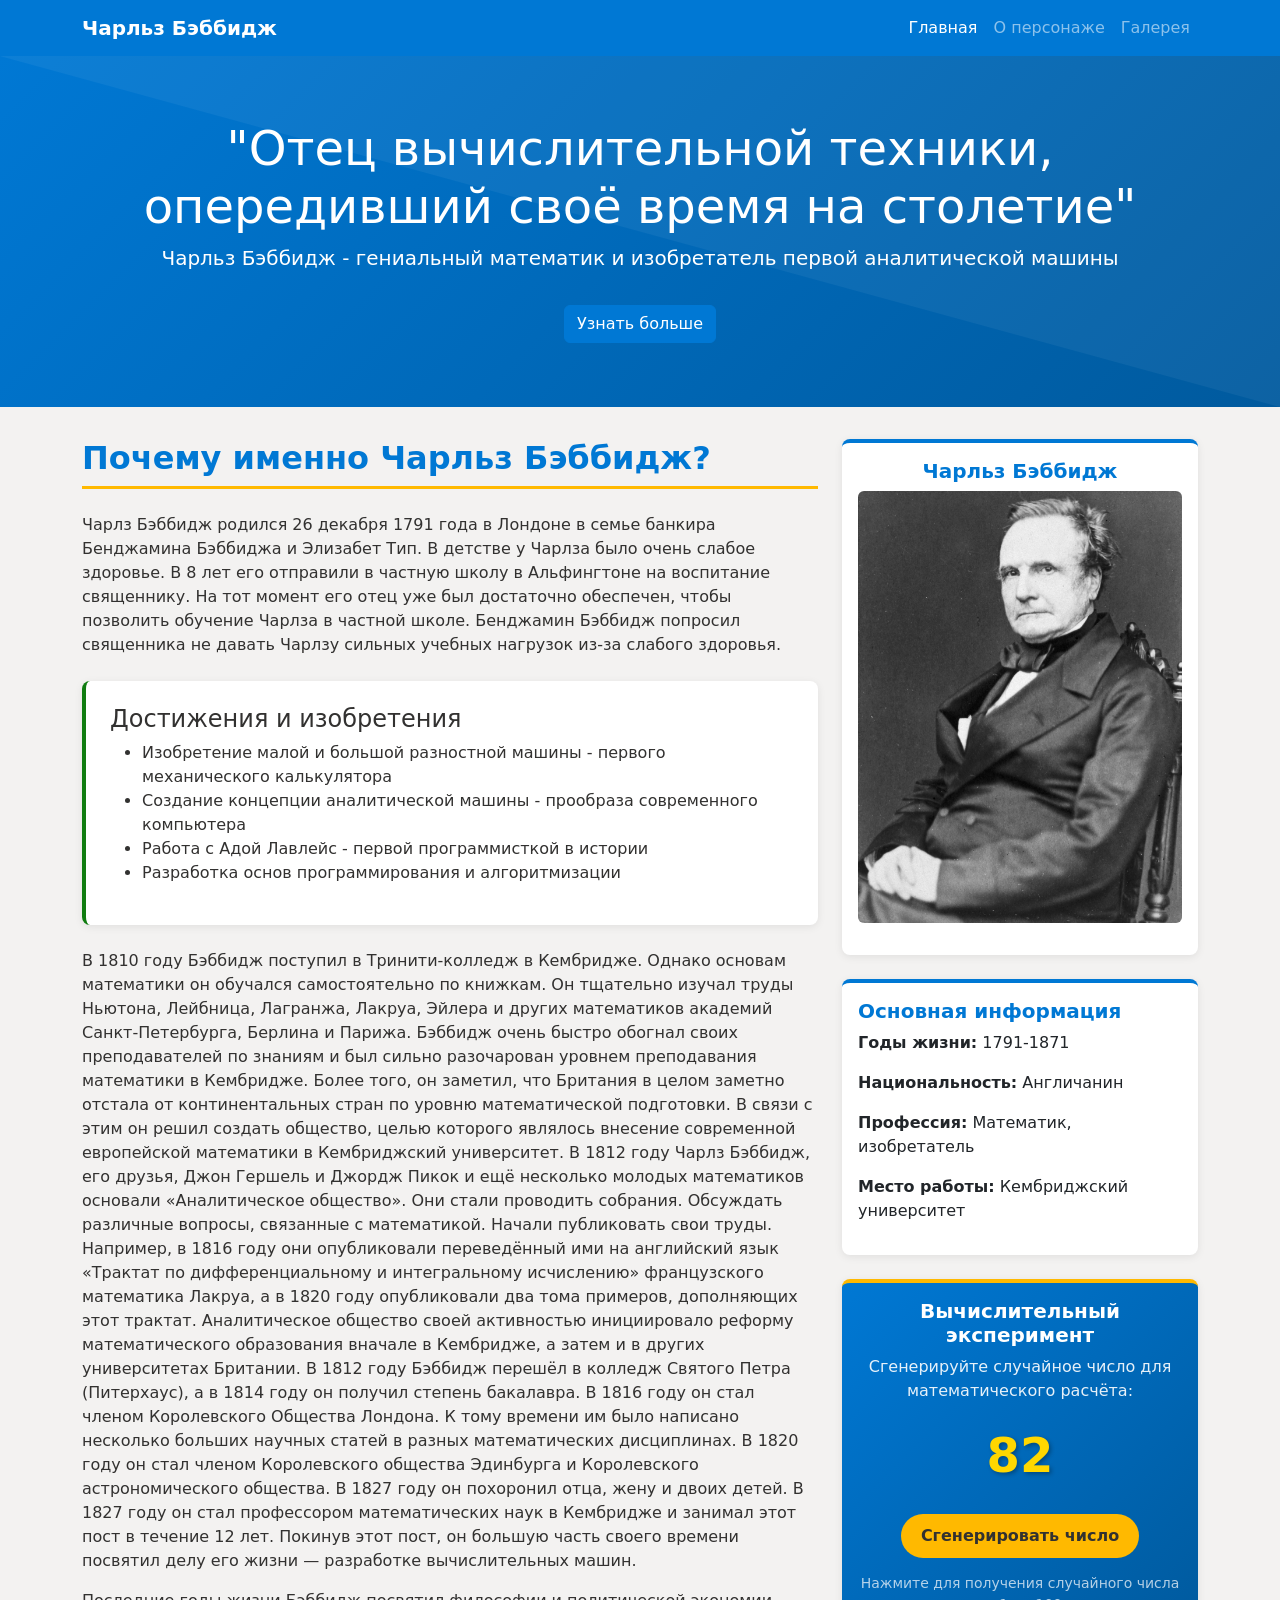
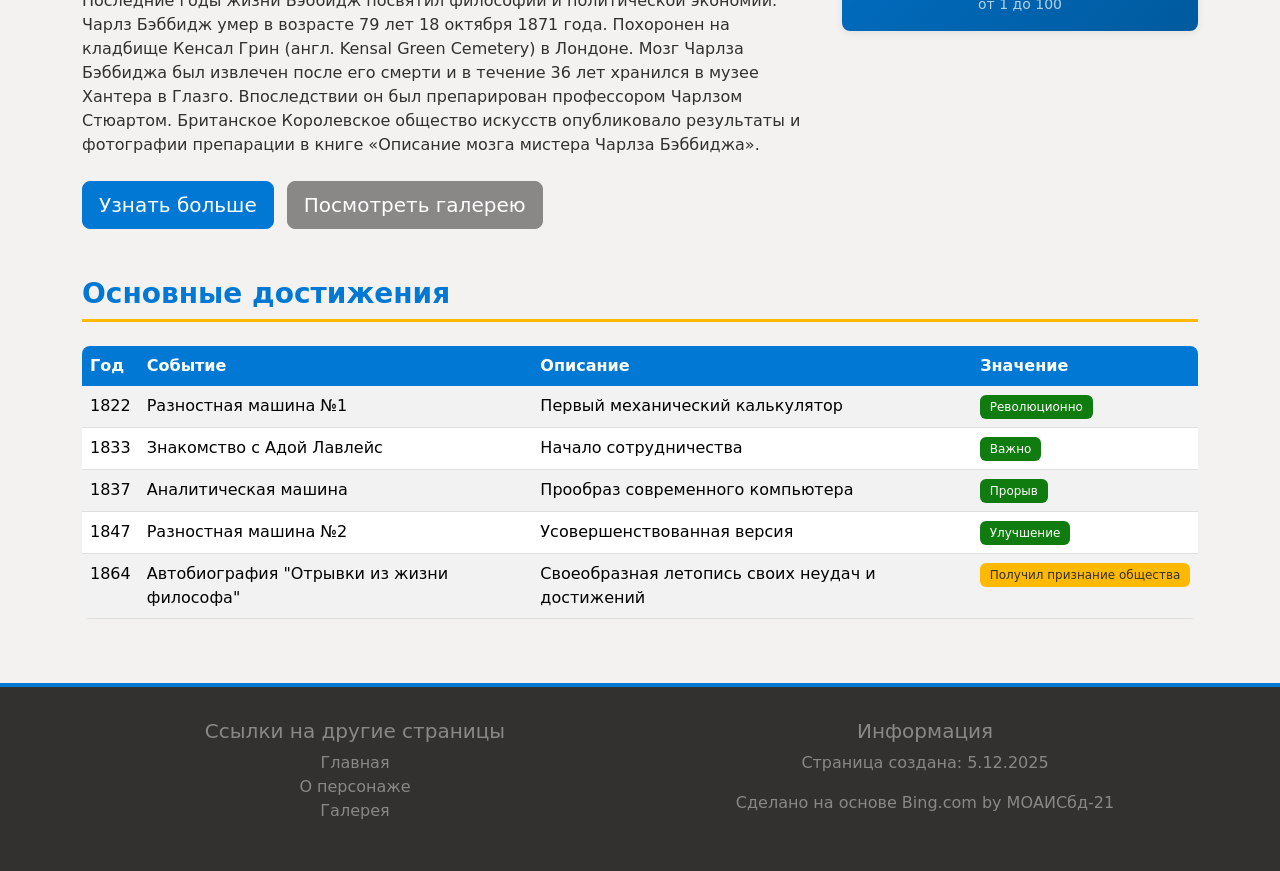
<file: index.html>
<!DOCTYPE html>
<html lang="ru">
<head>
    <meta charset="UTF-8">
    <meta name="viewport" content="width=device-width, initial-scale=1.0">
    <title>Всё о Чарльзе Бэббидже</title>
    <link href="https://cdn.jsdelivr.net/npm/bootstrap@5.3.2/dist/css/bootstrap.min.css" rel="stylesheet" integrity="sha384-T3c6CoIi6uLrA9TneNEoa7RxnatzjcDSCmG1MXxSR1GAsXEV/Dwwykc2MPK8M2HN" crossorigin="anonymous">
    <link href="style.css" rel="stylesheet">
</head>
<body>
    <nav class="navbar navbar-expand-lg navbar-dark">
        <div class="container">
            <a class="navbar-brand" href="index.html">Чарльз Бэббидж</a>
            <button class="navbar-toggler" type="button" data-bs-toggle="collapse" data-bs-target="#navbarNav">
                <span class="navbar-toggler-icon"></span>
            </button>
            <div class="collapse navbar-collapse" id="navbarNav">
                <ul class="navbar-nav ms-auto">
                    <li class="nav-item">
                        <a class="nav-link active" href="index.html">Главная</a>
                    </li>
                    <li class="nav-item">
                        <a class="nav-link" href="character.html">О персонаже</a>
                    </li>
                    <li class="nav-item">
                        <a class="nav-link" href="images.html">Галерея</a>
                    </li>
                </ul>
            </div>
        </div>
    </nav>

    <div class="jumbotron">
        <div class="container text-center">
            <h1 class="display-5">"Отец вычислительной техники, опередивший своё время на столетие"</h1>
            <p class="lead">Чарльз Бэббидж - гениальный математик и изобретатель первой аналитической машины</p>
            <a href="character.html" class="btn btn-primary mt-3">Узнать больше</a>
        </div>
    </div>

    <div class="container">
        <div class="row">
            <div class="col-md-8">
                <h2 class="section-title">Почему именно Чарльз Бэббидж?</h2>
                <p>Чарлз Бэббидж родился 26 декабря 1791 года в Лондоне в семье банкира Бенджамина Бэббиджа и Элизабет Тип. В детстве у Чарлза было очень слабое здоровье. В 8 лет его отправили в частную школу в Альфингтоне на воспитание священнику. На тот момент его отец уже был достаточно обеспечен, чтобы позволить обучение Чарлза в частной школе. Бенджамин Бэббидж попросил священника не давать Чарлзу сильных учебных нагрузок из-за слабого здоровья.</p>
                
                <div class="feature-box">
                    <h4>Достижения и изобретения</h4>
                    <ul>
                        <li>Изобретение малой и большой разностной машины - первого механического калькулятора</li>
                        <li>Создание концепции аналитической машины - прообраза современного компьютера</li>
                        <li>Работа с Адой Лавлейс - первой программисткой в истории</li>
                        <li>Разработка основ программирования и алгоритмизации</li>
                    </ul>
                </div>
                
                <p>В 1810 году Бэббидж поступил в Тринити-колледж в Кембридже. Однако основам математики он обучался самостоятельно по книжкам. Он тщательно изучал труды Ньютона, Лейбница, Лагранжа, Лакруа, Эйлера и других математиков академий Санкт-Петербурга, Берлина и Парижа. Бэббидж очень быстро обогнал своих преподавателей по знаниям и был сильно разочарован уровнем преподавания математики в Кембридже. Более того, он заметил, что Британия в целом заметно отстала от континентальных стран по уровню математической подготовки.

В связи с этим он решил создать общество, целью которого являлось внесение современной европейской математики в Кембриджский университет. В 1812 году Чарлз Бэббидж, его друзья, Джон Гершель и Джордж Пикок и ещё несколько молодых математиков основали «Аналитическое общество». Они стали проводить собрания. Обсуждать различные вопросы, связанные с математикой. Начали публиковать свои труды. Например, в 1816 году они опубликовали переведённый ими на английский язык «Трактат по дифференциальному и интегральному исчислению» французского математика Лакруа, а в 1820 году опубликовали два тома примеров, дополняющих этот трактат. Аналитическое общество своей активностью инициировало реформу математического образования вначале в Кембридже, а затем и в других университетах Британии.

В 1812 году Бэббидж перешёл в колледж Святого Петра (Питерхаус), а в 1814 году он получил степень бакалавра.

В 1816 году он стал членом Королевского Общества Лондона. К тому времени им было написано несколько больших научных статей в разных математических дисциплинах. В 1820 году он стал членом Королевского общества Эдинбурга и Королевского астрономического общества. В 1827 году он похоронил отца, жену и двоих детей. В 1827 году он стал профессором математических наук в Кембридже и занимал этот пост в течение 12 лет. Покинув этот пост, он большую часть своего времени посвятил делу его жизни — разработке вычислительных машин.</p>
<p>Последние годы жизни Бэббидж посвятил философии и политической экономии.

Чарлз Бэббидж умер в возрасте 79 лет 18 октября 1871 года. Похоронен на кладбище Кенсал Грин (англ. Kensal Green Cemetery) в Лондоне.

Мозг Чарлза Бэббиджа был извлечен после его смерти и в течение 36 лет хранился в музее Хантера в Глазго. Впоследствии он был препарирован профессором Чарлзом Стюартом. Британское Королевское общество искусств опубликовало результаты и фотографии препарации в книге «Описание мозга мистера Чарлза Бэббиджа».</p>
                <div class="mt-4">
                    <a href="character.html" class="btn btn-primary btn-lg">Узнать больше</a>
                    <a href="images.html" class="btn btn-secondary btn-lg ms-2">Посмотреть галерею</a>
                </div>
            </div>
            
            <div class="col-md-4">
                <div class="card">
                    <div class="card-body text-center">
                        <h5 class="card-title">Чарльз Бэббидж</h5>
                        <img src="Babbage1.jpg" class="img-fluid rounded mb-3" alt="Бэббидж">                        
                    </div>
                </div>
                
                <div class="card mt-4">
                    <div class="card-body">
                        <h5 class="card-title">Основная информация</h5>
                        <p><strong>Годы жизни:</strong> 1791-1871</p>
                        <p><strong>Национальность:</strong> Англичанин</p>
                        <p><strong>Профессия:</strong> Математик, изобретатель</p>
                        <p><strong>Место работы:</strong> Кембриджский университет</p>
                    </div>
                </div>

                <!-- ДОБАВЛЕН ГЕНЕРАТОР СЛУЧАЙНЫХ ЧИСЕЛ -->
                <div class="card mt-4 random-generator">
                    <div class="card-body text-center">
                        <h5 class="card-title">Вычислительный эксперимент</h5>
                        <p class="card-text">Сгенерируйте случайное число для математического расчёта:</p>
                        <div class="random-number-container">
                            <p id="random">0</p>
                            <button onclick="generateRandomNumber()" class="btn btn-primary mt-2">Сгенерировать число</button>
                        </div>
                        <small class="text-muted d-block mt-2">Нажмите для получения случайного числа от 1 до 100</small>
                    </div>
                </div>
            </div>
        </div>
        <div class="row mt-5">
            <div class="col-12">
                <h3 class="section-title">Основные достижения</h3>
                <table class="table table-striped table-hover">
                    <thead>
                        <tr>
                            <th>Год</th>
                            <th>Событие</th>
                            <th>Описание</th>
                            <th>Значение</th>
                        </tr>
                    </thead>
                    <tbody>
                        <tr>
                            <td>1822</td>
                            <td>Разностная машина №1</td>
                            <td>Первый механический калькулятор</td>
                            <td><span class="badge bg-success">Революционно</span></td>
                        </tr>
                        <tr>
                            <td>1833</td>
                            <td>Знакомство с Адой Лавлейс</td>
                            <td>Начало сотрудничества</td>
                            <td><span class="badge bg-success">Важно</span></td>
                        </tr>
                        <tr>
                            <td>1837</td>
                            <td>Аналитическая машина</td>
                            <td>Прообраз современного компьютера</td>
                            <td><span class="badge bg-success">Прорыв</span></td>
                        </tr>
                        <tr>
                            <td>1847</td>
                            <td>Разностная машина №2</td>
                            <td>Усовершенствованная версия</td>
                            <td><span class="badge bg-success">Улучшение</span></td>
                        </tr>
                        <tr>
                            <td>1864</td>
                            <td>Автобиография "Отрывки из жизни философа"</td>
                            <td>Своеобразная летопись своих неудач и достижений</td>
                            <td><span class="badge bg-warning">Получил признание общества</span></td>
                        </tr>
                    </tbody>
                </table>
            </div>
        </div>
    </div>

    <footer class="text-center">
        <div class="container">
            <div class="row">
                <div class="col-md-6">
                    <h5>Ссылки на другие страницы</h5>
                    <ul class="list-unstyled">
                        <li><a href="index.html" class="amazon-link">Главная</a></li>
                        <li><a href="character.html" class="amazon-link">О персонаже</a></li>
                        <li><a href="images.html" class="amazon-link">Галерея</a></li>
                    </ul>
                </div>
                <div class="col-md-6">
                    <h5>Информация</h5>
                    <p>Страница создана: 5.12.2025 </span></p>
                    <p>Сделано на основе Bing.com by МОАИСбд-21</p>
                </div>
            </div>
        </div>
    </footer>
    <script src="https://cdn.jsdelivr.net/npm/bootstrap@5.3.2/dist/js/bootstrap.bundle.min.js" integrity="sha384-C6RzsynM9kWDrMNeT87bh95OGNyZPhcTNXj1NW7RuBCsyN/o0jlpcV8Qyq46cDfL" crossorigin="anonymous"></script>
   
    <script>
        function generateRandomNumber() {
            const randomElement = document.getElementById('random');
            const randomNumber = Math.floor(Math.random() * 100) + 1;
            randomElement.textContent = randomNumber;
            
            randomElement.style.transform = 'scale(1.3)';
            randomElement.style.color = '#0078D4';
            randomElement.style.transition = 'all 0.3s';
            
            setTimeout(() => {
                randomElement.style.transform = 'scale(1)';
                randomElement.style.color = '';
            }, 300);
            
            console.log(`Сгенерировано число: ${randomNumber}`);
        }

        document.addEventListener('DOMContentLoaded', function() {
            generateRandomNumber();

        });
    </script>
</body>
</html>
</file>
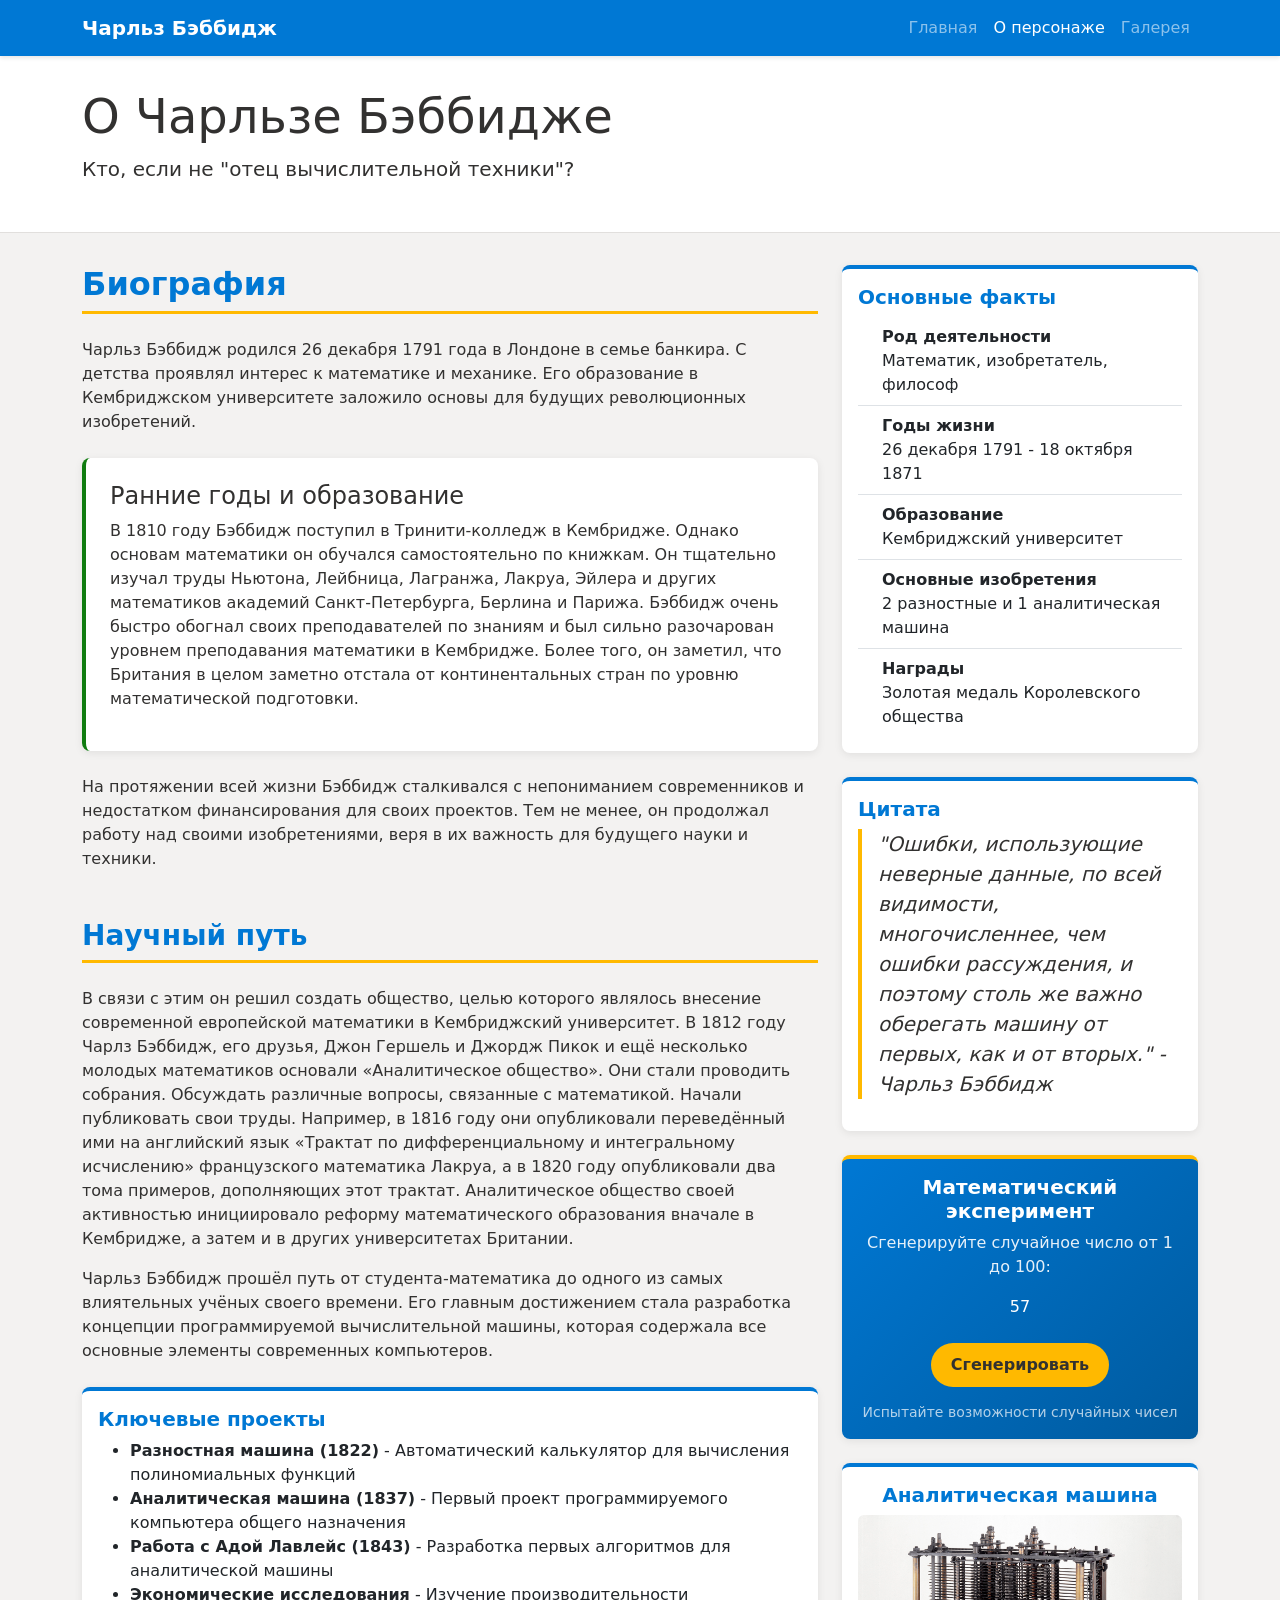
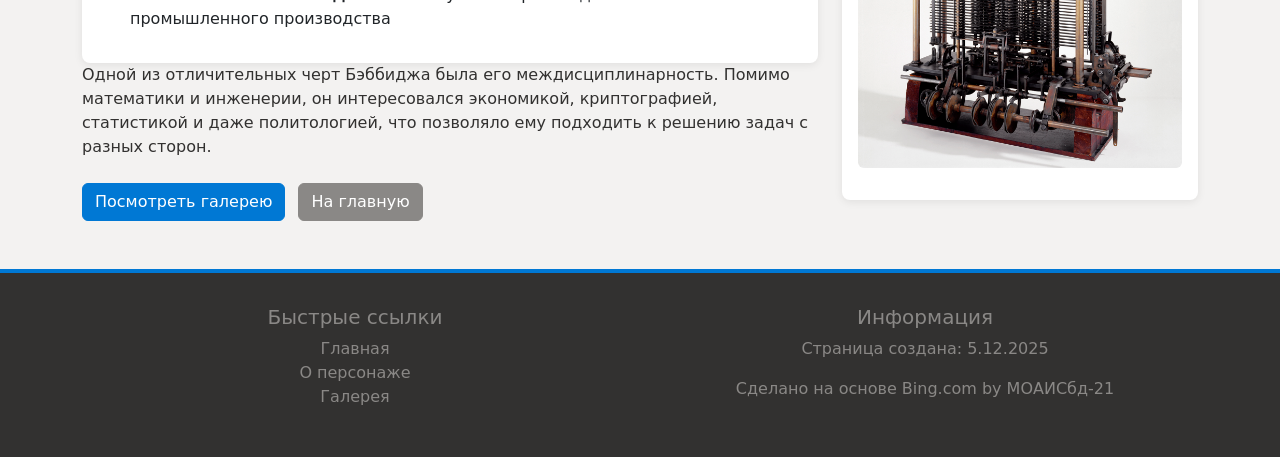
<file: character.html>
<!DOCTYPE html>
<html lang="ru">
<head>
    <meta charset="UTF-8">
    <meta name="viewport" content="width=device-width, initial-scale=1.0">
    <title>О персонаже - Чарльз Бэббидж</title>
    <link href="https://cdn.jsdelivr.net/npm/bootstrap@5.3.2/dist/css/bootstrap.min.css" rel="stylesheet" integrity="sha384-T3c6CoIi6uLrA9TneNEoa7RxnatzjcDSCmG1MXxSR1GAsXEV/Dwwykc2MPK8M2HN" crossorigin="anonymous">
    <link href="style.css" rel="stylesheet">
</head>
<body>
    <nav class="navbar navbar-expand-lg navbar-dark">
        <div class="container">
            <a class="navbar-brand" href="index.html">Чарльз Бэббидж</a>
            <button class="navbar-toggler" type="button" data-bs-toggle="collapse" data-bs-target="#navbarNav">
                <span class="navbar-toggler-icon"></span>
            </button>
            <div class="collapse navbar-collapse" id="navbarNav">
                <ul class="navbar-nav ms-auto">
                    <li class="nav-item">
                        <a class="nav-link" href="index.html">Главная</a>
                    </li>
                    <li class="nav-item">
                        <a class="nav-link active" href="character.html">О персонаже</a>
                    </li>
                    <li class="nav-item">
                        <a class="nav-link" href="images.html">Галерея</a>
                    </li>
                </ul>
            </div>
        </div>
    </nav>

    <div class="page-header">
        <div class="container">
            <h1 class="display-5">О Чарльзе Бэббидже</h1>
            <p class="lead">Кто, если не "отец вычислительной техники"?</p>
        </div>
    </div>

    <div class="container">
        <div class="row">
            <div class="col-md-8">
                <h2 class="section-title">Биография</h2>
                <p>Чарльз Бэббидж родился 26 декабря 1791 года в Лондоне в семье банкира. С детства проявлял интерес к математике и механике. Его образование в Кембриджском университете заложило основы для будущих революционных изобретений.</p>
                
                <div class="feature-box">
                    <h4>Ранние годы и образование</h4>
                    <p>В 1810 году Бэббидж поступил в Тринити-колледж в Кембридже. Однако основам математики он обучался самостоятельно по книжкам. Он тщательно изучал труды Ньютона, Лейбница, Лагранжа, Лакруа, Эйлера и других математиков академий Санкт-Петербурга, Берлина и Парижа. Бэббидж очень быстро обогнал своих преподавателей по знаниям и был сильно разочарован уровнем преподавания математики в Кембридже. Более того, он заметил, что Британия в целом заметно отстала от континентальных стран по уровню математической подготовки.</p>
                </div>
                
                <p>На протяжении всей жизни Бэббидж сталкивался с непониманием современников и недостатком финансирования для своих проектов. Тем не менее, он продолжал работу над своими изобретениями, веря в их важность для будущего науки и техники.</p>
                
                <h3 class="section-title mt-5">Научный путь</h3>
                <p>В связи с этим он решил создать общество, целью которого являлось внесение современной европейской математики в Кембриджский университет. В 1812 году Чарлз Бэббидж, его друзья, Джон Гершель и Джордж Пикок и ещё несколько молодых математиков основали «Аналитическое общество». Они стали проводить собрания. Обсуждать различные вопросы, связанные с математикой. Начали публиковать свои труды. Например, в 1816 году они опубликовали переведённый ими на английский язык «Трактат по дифференциальному и интегральному исчислению» французского математика Лакруа, а в 1820 году опубликовали два тома примеров, дополняющих этот трактат. Аналитическое общество своей активностью инициировало реформу математического образования вначале в Кембридже, а затем и в других университетах Британии.</p>
                <p>Чарльз Бэббидж прошёл путь от студента-математика до одного из самых влиятельных учёных своего времени. Его главным достижением стала разработка концепции программируемой вычислительной машины, которая содержала все основные элементы современных компьютеров.</p>
                
                <div class="card mt-4">
                    <div class="card-body">
                        <h5 class="card-title">Ключевые проекты</h5>
                        <ul>
                            <li><strong>Разностная машина (1822)</strong> - Автоматический калькулятор для вычисления полиномиальных функций</li>
                            <li><strong>Аналитическая машина (1837)</strong> - Первый проект программируемого компьютера общего назначения</li>
                            <li><strong>Работа с Адой Лавлейс (1843)</strong> - Разработка первых алгоритмов для аналитической машины</li>
                            <li><strong>Экономические исследования</strong> - Изучение производительности промышленного производства</li>
                        </ul>
                    </div>
                </div>
                
                <p>Одной из отличительных черт Бэббиджа была его междисциплинарность. Помимо математики и инженерии, он интересовался экономикой, криптографией, статистикой и даже политологией, что позволяло ему подходить к решению задач с разных сторон.</p>
                
                <div class="mt-4">
                    <a href="images.html" class="btn btn-primary">Посмотреть галерею</a>
                    <a href="index.html" class="btn btn-secondary ms-2">На главную</a>
                </div>
            </div>
            
            <div class="col-md-4">
                <div class="card">
                    <div class="card-body">
                        <h5 class="card-title">Основные факты</h5>
                        <ul class="list-group list-group-flush">
                            <li class="list-group-item d-flex justify-content-between align-items-start">
                                <div class="ms-2 me-auto">
                                    <div class="fw-bold">Род деятельности</div>
                                    Математик, изобретатель, философ
                                </div>
                            </li>
                            <li class="list-group-item d-flex justify-content-between align-items-start">
                                <div class="ms-2 me-auto">
                                    <div class="fw-bold">Годы жизни</div>
                                    26 декабря 1791 - 18 октября 1871
                                </div>
                            </li>
                            <li class="list-group-item d-flex justify-content-between align-items-start">
                                <div class="ms-2 me-auto">
                                    <div class="fw-bold">Образование</div>
                                    Кембриджский университет
                                </div>
                            </li>
                            <li class="list-group-item d-flex justify-content-between align-items-start">
                                <div class="ms-2 me-auto">
                                    <div class="fw-bold">Основные изобретения</div>
                                    2 разностные и 1 аналитическая машина
                                </div>
                            </li>
                            <li class="list-group-item d-flex justify-content-between align-items-start">
                                <div class="ms-2 me-auto">
                                    <div class="fw-bold">Награды</div>
                                    Золотая медаль Королевского общества
                                </div>
                            </li>
                        </ul>
                    </div>
                </div>
                
                <div class="card mt-4">
                    <div class="card-body">
                        <h5 class="card-title">Цитата</h5>
                        <blockquote class="blockquote">
                            <p>"Ошибки, использующие неверные данные, по всей видимости, многочисленнее, чем ошибки рассуждения, и поэтому столь же важно оберегать машину от первых, как и от вторых." - Чарльз Бэббидж</p>
                        </blockquote>
                    </div>
                </div>
                
                <!-- ДОБАВЛЕН ГЕНЕРАТОР СЛУЧАЙНЫХ ЧИСЕЛ -->
                <div class="card mt-4 random-generator">
                    <div class="card-body text-center">
                        <h5 class="card-title">Математический эксперимент</h5>
                        <p class="card-text">Сгенерируйте случайное число от 1 до 100:</p>
                        <div class="random-number-container">
                            <p id="random2">0</p>
                            <button onclick="generateRandomNumber2()" class="btn btn-primary mt-2">Сгенерировать</button>
                        </div>
                        <small class="text-muted d-block mt-2">Испытайте возможности случайных чисел</small>
                    </div>
                </div>
                
                <div class="card mt-4">
                    <div class="card-body text-center">
                        <h5 class="card-title">Аналитическая машина</h5>
                        <img src="mashina.jpg" class="img-fluid rounded mb-3" alt="Аналитическая машина Бэббиджа"> 
                    </div>
                </div>
            </div>
        </div>
    </div>

    <footer class="text-center">
        <div class="container">
            <div class="row">
                <div class="col-md-6">
                    <h5>Быстрые ссылки</h5>
                    <ul class="list-unstyled">
                        <li><a href="index.html" class="amazon-link">Главная</a></li>
                        <li><a href="character.html" class="amazon-link">О персонаже</a></li>
                        <li><a href="images.html" class="amazon-link">Галерея</a></li>
                    </ul>
                </div>
                <div class="col-md-6">
                    <h5>Информация</h5>
                    <p>Страница создана: 5.12.2025</p>
                    <p>Сделано на основе Bing.com by МОАИСбд-21</p>
                </div>
            </div>
        </div>
    </footer>
    <script src="https://cdn.jsdelivr.net/npm/bootstrap@5.3.2/dist/js/bootstrap.bundle.min.js" integrity="sha384-C6RzsynM9kWDrMNeT87bh95OGNyZPhcTNXj1NW7RuBCsyN/o0jlpcV8Qyq46cDfL" crossorigin="anonymous"></script>
    <script>
        function generateRandomNumber2() {
            const randomElement = document.getElementById('random2');
            const randomNumber = Math.floor(Math.random() * 100) + 1;
            randomElement.textContent = randomNumber;
            
            randomElement.style.transform = 'scale(1.3)';
            randomElement.style.color = '#0078D4';
            randomElement.style.transition = 'all 0.3s';
            
            setTimeout(() => {
                randomElement.style.transform = 'scale(1)';
                randomElement.style.color = '';
            }, 300);
            
            console.log(`На странице character.html сгенерировано число: ${randomNumber}`);
        }

        document.addEventListener('DOMContentLoaded', function() {
            if (document.getElementById('random2')) {
                generateRandomNumber2();
            }
        });
    </script>
</body>
</html>
</file>
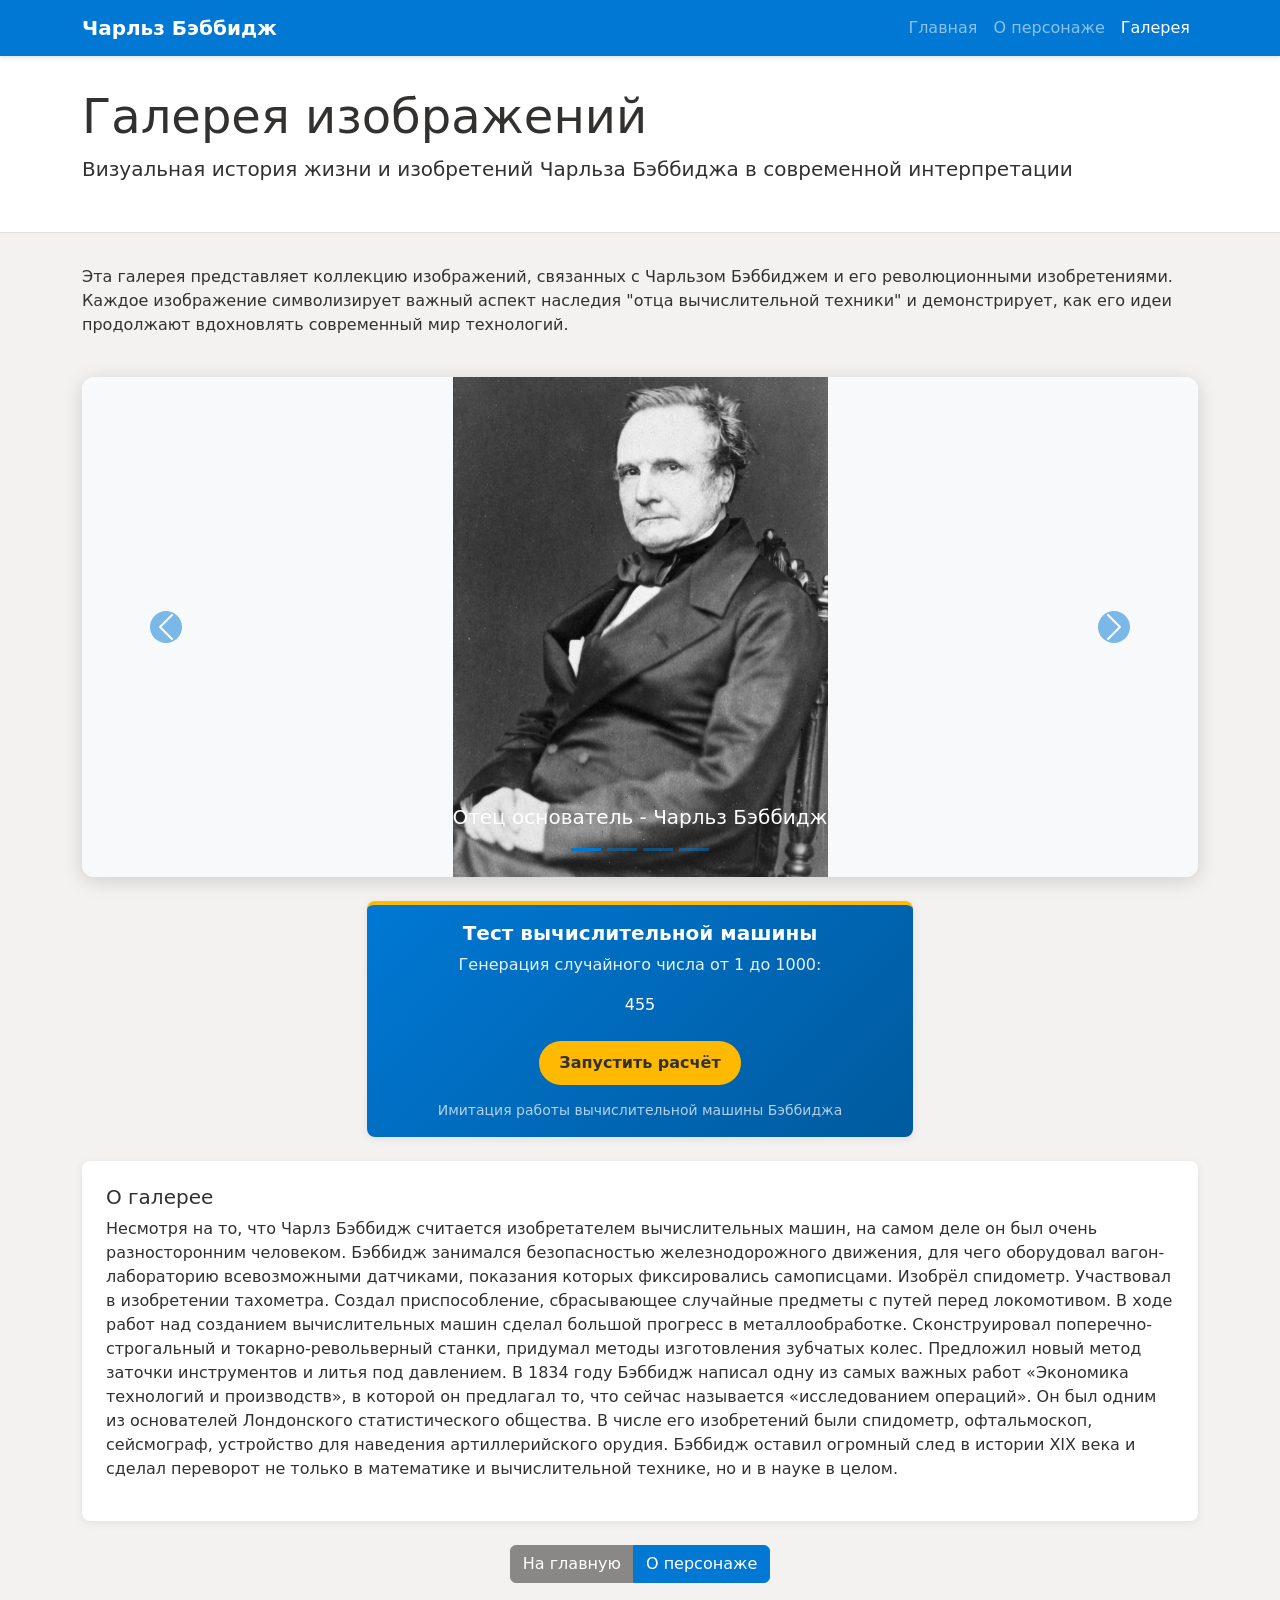
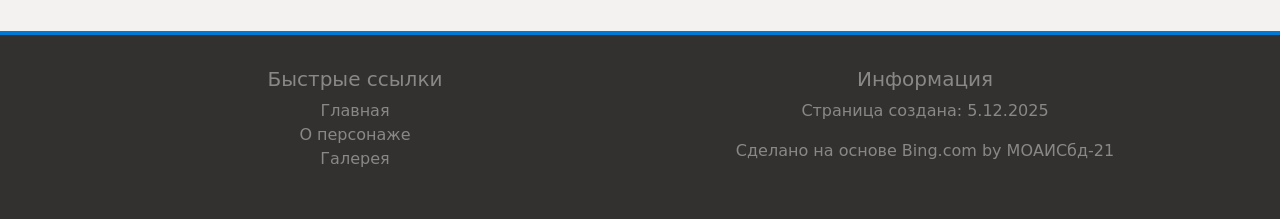
<file: images.html>
<!DOCTYPE html>
<html lang="ru">
<head>
    <meta charset="UTF-8">
    <meta name="viewport" content="width=device-width, initial-scale=1.0">
    <title>Галерея - Чарльз Бэббидж</title>
    <link href="https://cdn.jsdelivr.net/npm/bootstrap@5.3.2/dist/css/bootstrap.min.css" rel="stylesheet" integrity="sha384-T3c6CoIi6uLrA9TneNEoa7RxnatzjcDSCmG1MXxSR1GAsXEV/Dwwykc2MPK8M2HN" crossorigin="anonymous">
    <link href="style.css" rel="stylesheet">
</head>
<body>
    <nav class="navbar navbar-expand-lg navbar-dark">
        <div class="container">
            <a class="navbar-brand" href="index.html">Чарльз Бэббидж</a>
            <button class="navbar-toggler" type="button" data-bs-toggle="collapse" data-bs-target="#navbarNav">
                <span class="navbar-toggler-icon"></span>
            </button>
            <div class="collapse navbar-collapse" id="navbarNav">
                <ul class="navbar-nav ms-auto">
                    <li class="nav-item">
                        <a class="nav-link" href="index.html">Главная</a>
                    </li>
                    <li class="nav-item">
                        <a class="nav-link" href="character.html">О персонаже</a>
                    </li>
                    <li class="nav-item">
                        <a class="nav-link active" href="images.html">Галерея</a>
                    </li>
                </ul>
            </div>
        </div>
    </nav>

    <div class="page-header">
        <div class="container">
            <h1 class="display-5">Галерея изображений</h1>
            <p class="lead">Визуальная история жизни и изобретений Чарльза Бэббиджа в современной интерпретации</p>
        </div>
    </div>

    <div class="container">
        <div class="row">
            <div class="col-12 mb-4">
                <p>Эта галерея представляет коллекцию изображений, связанных с Чарльзом Бэббиджем и его революционными изобретениями. Каждое изображение символизирует важный аспект наследия "отца вычислительной техники" и демонстрирует, как его идеи продолжают вдохновлять современный мир технологий.</p>
            </div>
        </div>
        
        <div class="row">
            <div class="col-12">
                <div id="galleryCarousel" class="carousel slide" data-bs-ride="carousel">
                    <div class="carousel-indicators">
                        <button type="button" data-bs-target="#galleryCarousel" data-bs-slide-to="0" class="active" aria-current="true" aria-label="Slide 1"></button>
                        <button type="button" data-bs-target="#galleryCarousel" data-bs-slide-to="1" aria-label="Slide 2"></button>
                        <button type="button" data-bs-target="#galleryCarousel" data-bs-slide-to="2" aria-label="Slide 3"></button>
                        <button type="button" data-bs-target="#galleryCarousel" data-bs-slide-to="3" aria-label="Slide 4"></button>
                    </div>
                    <div class="carousel-inner">
                        <div class="carousel-item active">
                            <img src="Babbage1.jpg" class="d-block w-100 gallery-img" alt="Отец основатель - Чарльз Бэббидж">
                            <div class="carousel-caption d-none d-md-block">
                                <h5>Отец основатель - Чарльз Бэббидж</h5>
                            </div>
                        </div>
                        <div class="carousel-item">
                            <img src="lada.jpg" class="d-block w-100 gallery-img" alt="Совместная работа с Адой Лавлейс">
                            <div class="carousel-caption d-none d-md-block">
                                <h5>Совместная работа с Адой Лавлейс</h5>
                            </div>
                        </div>
                        <div class="carousel-item">
                            <img src="mashina1.jpg" class="d-block w-100 gallery-img" alt="Разностная машина">
                            <div class="carousel-caption d-none d-md-block">
                                <h5>Разностная машина</h5>
                            </div>
                        </div>
                        <div class="carousel-item">
                            <img src="university.jpg" class="d-block w-100 gallery-img" alt="Кембриджский университет">
                            <div class="carousel-caption d-none d-md-block">
                                <h5>Кембриджский университет</h5>
                            </div>
                        </div>
                    </div>
                    <button class="carousel-control-prev" type="button" data-bs-target="#galleryCarousel" data-bs-slide="prev">
                        <span class="carousel-control-prev-icon" aria-hidden="true"></span>
                        <span class="visually-hidden">Предыдущий</span>
                    </button>
                    <button class="carousel-control-next" type="button" data-bs-target="#galleryCarousel" data-bs-slide="next">
                        <span class="carousel-control-next-icon" aria-hidden="true"></span>
                        <span class="visually-hidden">Следующий</span>
                    </button>
                </div>
            </div>
        </div>
        
        <!-- ДОБАВЛЕН ГЕНЕРАТОР СЛУЧАЙНЫХ ЧИСЕЛ -->
        <div class="row mt-4">
            <div class="col-md-6 offset-md-3">
                <div class="card random-generator text-center">
                    <div class="card-body">
                        <h5 class="card-title">Тест вычислительной машины</h5>
                        <p class="card-text">Генерация случайного числа от 1 до 1000:</p>
                        <div class="random-number-container">
                            <p id="random3">0</p>
                            <button onclick="generateRandomNumber3()" class="btn btn-primary mt-2">Запустить расчёт</button>
                        </div>
                        <small class="text-muted d-block mt-2">Имитация работы вычислительной машины Бэббиджа</small>
                    </div>
                </div>
            </div>
        </div>
        
        <div class="row mt-4">
            <div class="col-12">
                <div class="gallery-stats">
                    <h5>О галерее</h5>
                    <p>Несмотря на то, что Чарлз Бэббидж считается изобретателем вычислительных машин, на самом деле он был очень разносторонним человеком. Бэббидж занимался безопасностью железнодорожного движения, для чего оборудовал вагон-лабораторию всевозможными датчиками, показания которых фиксировались самописцами. Изобрёл спидометр. Участвовал в изобретении тахометра. Создал приспособление, сбрасывающее случайные предметы с путей перед локомотивом.

В ходе работ над созданием вычислительных машин сделал большой прогресс в металлообработке. Сконструировал поперечно-строгальный и токарно-револьверный станки, придумал методы изготовления зубчатых колес. Предложил новый метод заточки инструментов и литья под давлением.

В 1834 году Бэббидж написал одну из самых важных работ «Экономика технологий и производств», в которой он предлагал то, что сейчас называется «исследованием операций».

Он был одним из основателей Лондонского статистического общества. В числе его изобретений были спидометр, офтальмоскоп, сейсмограф, устройство для наведения артиллерийского орудия.

Бэббидж оставил огромный след в истории XIX века и сделал переворот не только в математике и вычислительной технике, но и в науке в целом.</p>        
                </div>
            </div>
        </div>
        
        <div class="row mt-4">
            <div class="col-12 text-center">
                <div class="btn-group" role="group">
                    <a href="index.html" class="btn btn-secondary">На главную</a>
                    <a href="character.html" class="btn btn-primary">О персонаже</a>
                </div>
            </div>
        </div>
    </div>

    <footer class="text-center">
        <div class="container">
            <div class="row">
                <div class="col-md-6">
                    <h5>Быстрые ссылки</h5>
                    <ul class="list-unstyled">
                        <li><a href="index.html" class="amazon-link">Главная</a></li>
                        <li><a href="character.html" class="amazon-link">О персонаже</a></li>
                        <li><a href="images.html" class="amazon-link">Галерея</a></li>
                    </ul>
                </div>
                <div class="col-md-6">
                    <h5>Информация</h5>
                    <p>Страница создана: 5.12.2025</p>
                    <p>Сделано на основе Bing.com by МОАИСбд-21</p>
                </div>
            </div>
        </div>
    </footer>
    <script src="https://cdn.jsdelivr.net/npm/bootstrap@5.3.2/dist/js/bootstrap.bundle.min.js" integrity="sha384-C6RzsynM9kWDrMNeT87bh95OGNyZPhcTNXj1NW7RuBCsyN/o0jlpcV8Qyq46cDfL" crossorigin="anonymous"></script>
    
    <script>
        function generateRandomNumber3() {
            const randomElement = document.getElementById('random3');
            const randomNumber = Math.floor(Math.random() * 1000) + 1;
            randomElement.textContent = randomNumber;
            
            randomElement.style.transform = 'scale(1.3)';
            randomElement.style.color = '#0078D4';
            randomElement.style.transition = 'all 0.3s';
            
            setTimeout(() => {
                randomElement.style.transform = 'scale(1)';
                randomElement.style.color = '';
            }, 300);
            
            console.log(`На странице images.html сгенерировано число: ${randomNumber}`);
        }

        document.addEventListener('DOMContentLoaded', function() {
            if (document.getElementById('random3')) {
                generateRandomNumber3();
            }
        });
    </script>
</body>
</html>
</file>
<file: style.css>
:root {
    --bing-blue: #0078D4;
    --bing-dark-blue: #005A9E;
    --bing-orange: #FFB900;
    --bing-green: #107C10;
    --bing-red: #D83B01;
    --bing-dark: #323130;
    --bing-light: #F3F2F1;
    --bing-gray: #8A8886;
}

body {
    background-color: var(--bing-light);
    font-family: 'Segoe UI', system-ui, -apple-system, sans-serif;
    color: var(--bing-dark);
}

/* Навигация Bing */
.navbar-dark {
    background-color: var(--bing-blue) !important;
    box-shadow: 0 2px 4px rgba(0, 0, 0, 0.1);
}

.navbar-brand {
    font-weight: 600;
    font-size: 1.25rem;
}

.jumbotron {
    background: linear-gradient(135deg, var(--bing-blue) 0%, var(--bing-dark-blue) 100%);
    color: white;
    padding: 4rem 0;
    border-radius: 0;
    margin-bottom: 2rem;
    position: relative;
    overflow: hidden;
}

.jumbotron::before {
    content: "";
    position: absolute;
    top: 0;
    left: 0;
    right: 0;
    bottom: 0;
    background-image: url('data:image/svg+xml,<svg xmlns="http://www.w3.org/2000/svg" viewBox="0 0 100 100" preserveAspectRatio="none"><path d="M0,0 L100,0 L100,100 Z" fill="white" fill-opacity="0.05"/></svg>');
    background-size: cover;
}

/* Заголовки секций */
.section-title {
    color: var(--bing-blue);
    border-bottom: 3px solid var(--bing-orange);
    padding-bottom: 0.5rem;
    margin-bottom: 1.5rem;
    font-weight: 600;
}

.card {
    border: none;
    border-radius: 8px;
    box-shadow: 0 2px 8px rgba(0, 0, 0, 0.08);
    transition: transform 0.3s, box-shadow 0.3s;
    border-top: 4px solid var(--bing-blue);
}

.card:hover {
    transform: translateY(-4px);
    box-shadow: 0 8px 16px rgba(0, 0, 0, 0.12);
}

.card-title {
    color: var(--bing-blue);
    font-weight: 600;
}

.btn-primary {
    background-color: var(--bing-blue);
    border-color: var(--bing-blue);
    color: white;
}

.btn-primary:hover {
    background-color: var(--bing-dark-blue);
    border-color: var(--bing-dark-blue);
}

.btn-secondary {
    background-color: var(--bing-gray);
    border-color: var(--bing-gray);
    color: white;
}

.btn-secondary:hover {
    background-color: #605E5C;
    border-color: #605E5C;
}

/* Таблицы Bing */
.table {
    border-radius: 8px;
    overflow: hidden;
}

.table th {
    background-color: var(--bing-blue);
    color: white;
    font-weight: 600;
    border: none;
}

.table td {
    border-color: #E1DFDD;
}

footer {
    background-color: var(--bing-dark);
    color: var(--bing-gray);
    padding: 2rem 0;
    margin-top: 3rem;
    border-top: 4px solid var(--bing-blue);
}

.amazon-link {
    color: var(--bing-gray) !important;
    text-decoration: none;
}

.amazon-link:hover {
    color: white !important;
    text-decoration: underline;
}

.page-header {
    background-color: white;
    padding: 2rem 0;
    border-bottom: 1px solid #E1DFDD;
    margin-bottom: 2rem;
}

.gallery-img {
    height: 500px;
    object-fit: contain;
    background-color: #f8f9fa;
    width: 100%;
}

.carousel {
    border-radius: 12px;
    overflow: hidden;
    box-shadow: 0 4px 20px rgba(0, 0, 0, 0.15);
}

.carousel-indicators button {
    background-color: var(--bing-blue) !important;
}

.carousel-control-prev-icon,
.carousel-control-next-icon {
    background-color: var(--bing-blue);
    border-radius: 50%;
    padding: 10px;
}

.photo-counter {
    text-align: center;
    margin: 1rem 0;
    font-size: 1.1rem;
    color: var(--bing-blue);
    font-weight: 600;
}

.thumbnail-container {
    display: flex;
    justify-content: center;
    gap: 10px;
    margin: 1rem 0;
    flex-wrap: wrap;
}

.thumbnail {
    width: 80px;
    height: 80px;
    object-fit: cover;
    border: 2px solid transparent;
    border-radius: 4px;
    cursor: pointer;
    transition: border-color 0.3s;
}

.thumbnail.active {
    border-color: var(--bing-blue);
}

.thumbnail:hover {
    border-color: var(--bing-orange);
}

.gallery-stats {
    background-color: white;
    padding: 1.5rem;
    border-radius: 8px;
    box-shadow: 0 2px 8px rgba(0, 0, 0, 0.08);
}

.upload-section {
    background-color: white;
    padding: 2rem;
    border-radius: 8px;
    margin-top: 2rem;
    box-shadow: 0 2px 8px rgba(0, 0, 0, 0.08);
}

.upload-area {
    border: 2px dashed var(--bing-blue);
    border-radius: 8px;
    padding: 3rem;
    text-align: center;
    cursor: pointer;
    transition: background-color 0.3s;
    background-color: #f8f9fa;
}

.upload-area:hover {
    background-color: #e7f3ff;
}

.upload-icon {
    font-size: 3rem;
    color: var(--bing-blue);
    margin-bottom: 1rem;
}

.badge {
    font-weight: 500;
    padding: 0.5em 0.8em;
}

.bg-primary {
    background-color: var(--bing-blue) !important;
}

.bg-success {
    background-color: var(--bing-green) !important;
}

.bg-warning {
    background-color: var(--bing-orange) !important;
    color: var(--bing-dark) !important;
}

.feature-box {
    background-color: white;
    padding: 1.5rem;
    border-radius: 8px;
    margin: 1.5rem 0;
    box-shadow: 0 2px 8px rgba(0, 0, 0, 0.08);
    border-left: 4px solid var(--bing-green);
}

blockquote {
    border-left: 4px solid var(--bing-orange);
    padding-left: 1rem;
    font-style: italic;
    color: var(--bing-dark);
}

@media (max-width: 768px) {
    .jumbotron {
        padding: 2rem 0;
    }
    
    .gallery-img {
        height: 300px;
    }
    
    .thumbnail {
        width: 60px;
        height: 60px;
    }
}

.random-generator {
    background: linear-gradient(135deg, var(--bing-blue) 0%, var(--bing-dark-blue) 100%);
    color: white;
    border-top: 4px solid var(--bing-orange) !important;
}

.random-generator .card-title {
    color: white !important;
}

.random-generator .card-text {
    color: rgba(255, 255, 255, 0.9);
}

.random-number-container {
    margin: 15px 0;
}

#random {
    font-size: 48px;
    font-weight: bold;
    margin: 15px 0;
    color: #ffd700;
    text-shadow: 2px 2px 4px rgba(0, 0, 0, 0.3);
    transition: all 0.3s ease;
}

.random-generator button {
    background-color: var(--bing-orange);
    color: var(--bing-dark);
    border: none;
    padding: 10px 20px;
    font-size: 16px;
    border-radius: 25px;
    cursor: pointer;
    transition: all 0.3s ease;
    font-weight: bold;
}

.random-generator button:hover {
    background-color: #ffca28;
    transform: translateY(-2px);
    box-shadow: 0 4px 8px rgba(0, 0, 0, 0.2);
}

.random-generator button:active {
    transform: translateY(0);
}

.random-generator .text-muted {
    color: rgba(255, 255, 255, 0.7) !important;
}
</file>
